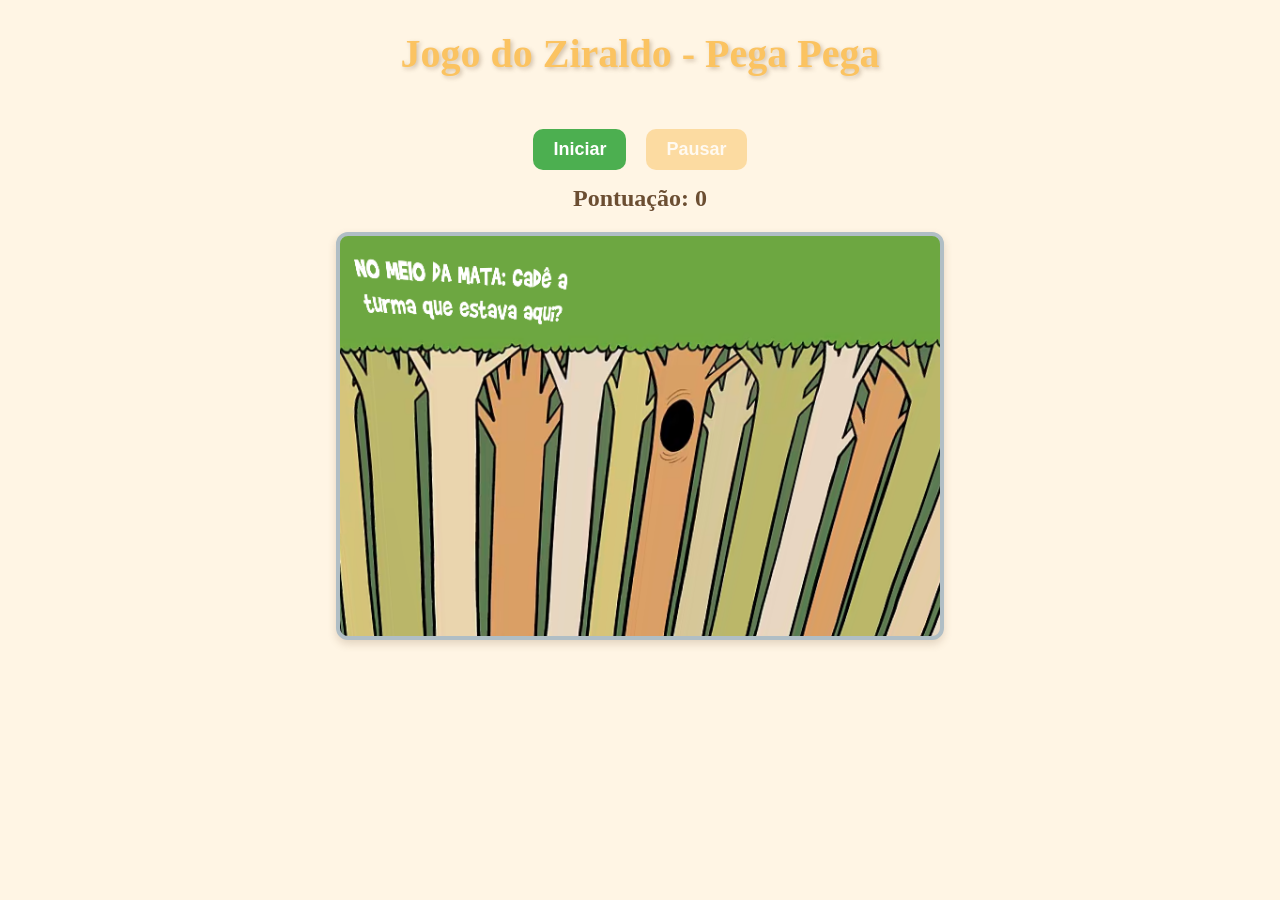
<file: index.html>
<!DOCTYPE html>
<html lang="pt-BR">
<head>
    <meta charset="UTF-8">
    <meta name="viewport" content="width=device-width, initial-scale=1.0">
    <title>Jogo do Ziraldo - Pega Pega</title>
    <link rel="stylesheet" href="css/style.css">
</head>
<body>
    <h1> Jogo do Ziraldo - Pega Pega </h1>

    <div id="controls">
        <button id="startBtn">Iniciar</button>
        <button id="pauseBtn" disabled>Pausar</button>
    </div>

    <div id="score">Pontuação: 0</div>
    <div id="gameArea"></div>

    <script src="js/script.js"></script>
</body>
</html>
</file>
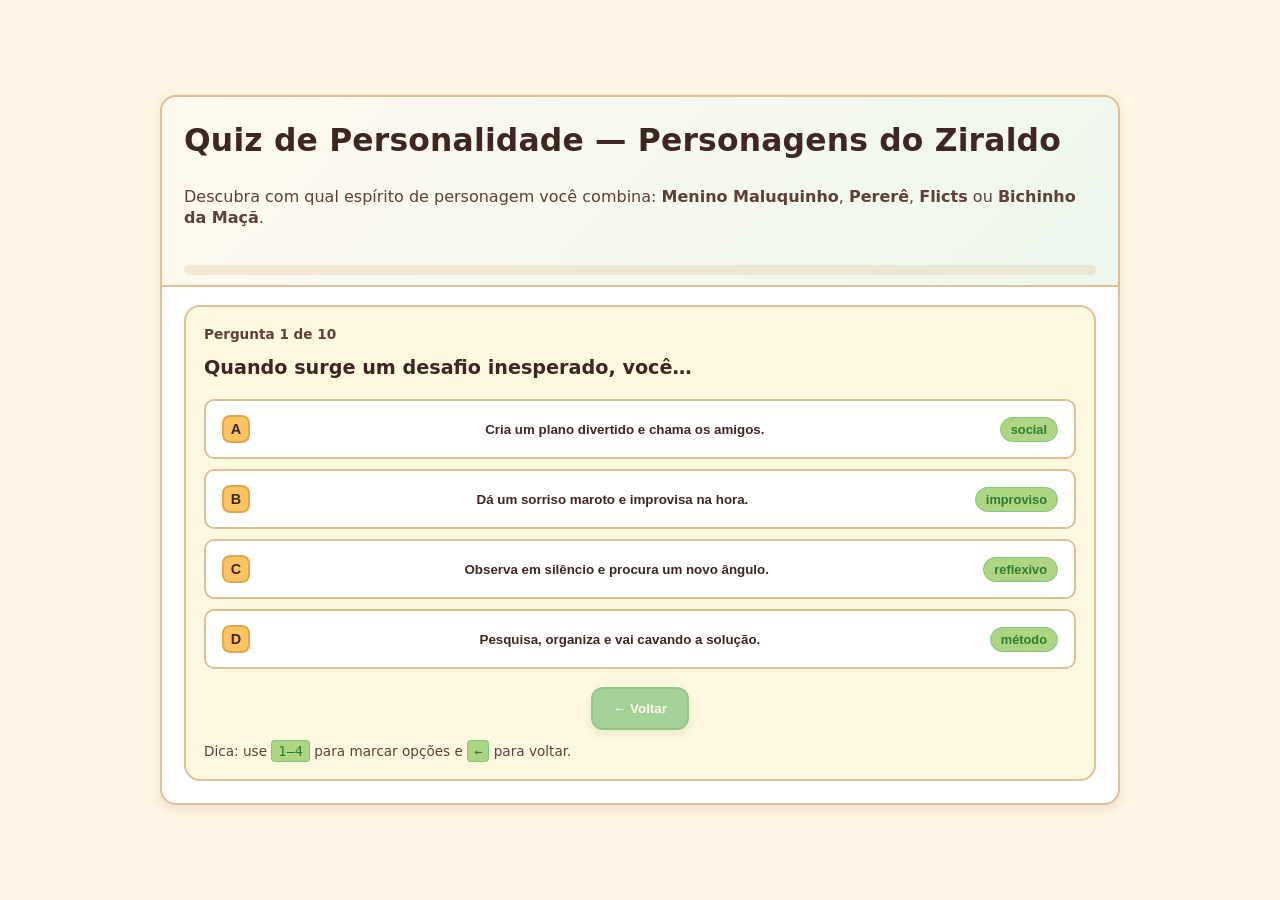
<file: quiz.html>
<!DOCTYPE html>
<html lang="pt-BR">
<head>
  <meta charset="utf-8" />
  <meta name="viewport" content="width=device-width, initial-scale=1" />
  <title>Quiz de Personalidade — Personagens do Ziraldo</title>
  <meta name="description" content="Jogo de quiz de personalidade inspirado nos personagens do Ziraldo." />
  <link rel="stylesheet" href="css/quiz.css" />
</head>
<body>
  <div class="wrap">
    <main class="card" role="main" aria-labelledby="quiz-title">
      <header class="header">
        <div class="title" id="quiz-title">Quiz de Personalidade — Personagens do Ziraldo</div>
        <p class="subtitle">
          Descubra com qual espírito de personagem você combina:
          <strong>Menino Maluquinho</strong>, <strong>Pererê</strong>,
          <strong>Flicts</strong> ou <strong>Bichinho da Maçã</strong>.
        </p>
        <div class="progress" aria-label="Progresso">
          <div id="progress-bar"></div>
        </div>
      </header>

      <section class="content">
        <div class="question-box" id="question-box" aria-live="polite">
          <div class="question-index" id="q-index">Pergunta 1 de 10</div>
          <div class="question-text" id="q-text">Carregando…</div>
          <div class="options" id="options">
          </div>

          <div class="nav">
            <button class="btn secondary" id="prev" aria-label="Voltar (tecla ←)">← Voltar</button>
          </div>
          <small class="hint">
            Dica: use <kbd>1–4</kbd> para marcar opções e <kbd>←</kbd> para voltar.
          </small>
        </div>

        <div class="result" id="result">
          <div class="result-card">
            <div class="result-head">
              <div class="badge" id="res-badge">★</div>
              <div class="result-title" id="res-title">Seu resultado</div>
            </div>
            <div class="result-grid">
              <div class="col">
                <p id="res-desc">Descrição do personagem…</p>
                <div class="traits" id="res-traits">
                </div>
              </div>
              <div class="col">
                <div class="share">
                  <button class="btn" id="restart">Jogar de novo</button>
                  <button class="btn secondary" id="copy">Copiar resultado</button>
                </div>
                <small class="muted">
                  Este quiz é uma brincadeira inspirada em temas e personagens do Ziraldo.
                </small>
              </div>
            </div>
          </div>
        </div>
      </section>
    </main>
  </div>

  <script src="js/quiz.js" defer></script>
</body>
</html>
</file>
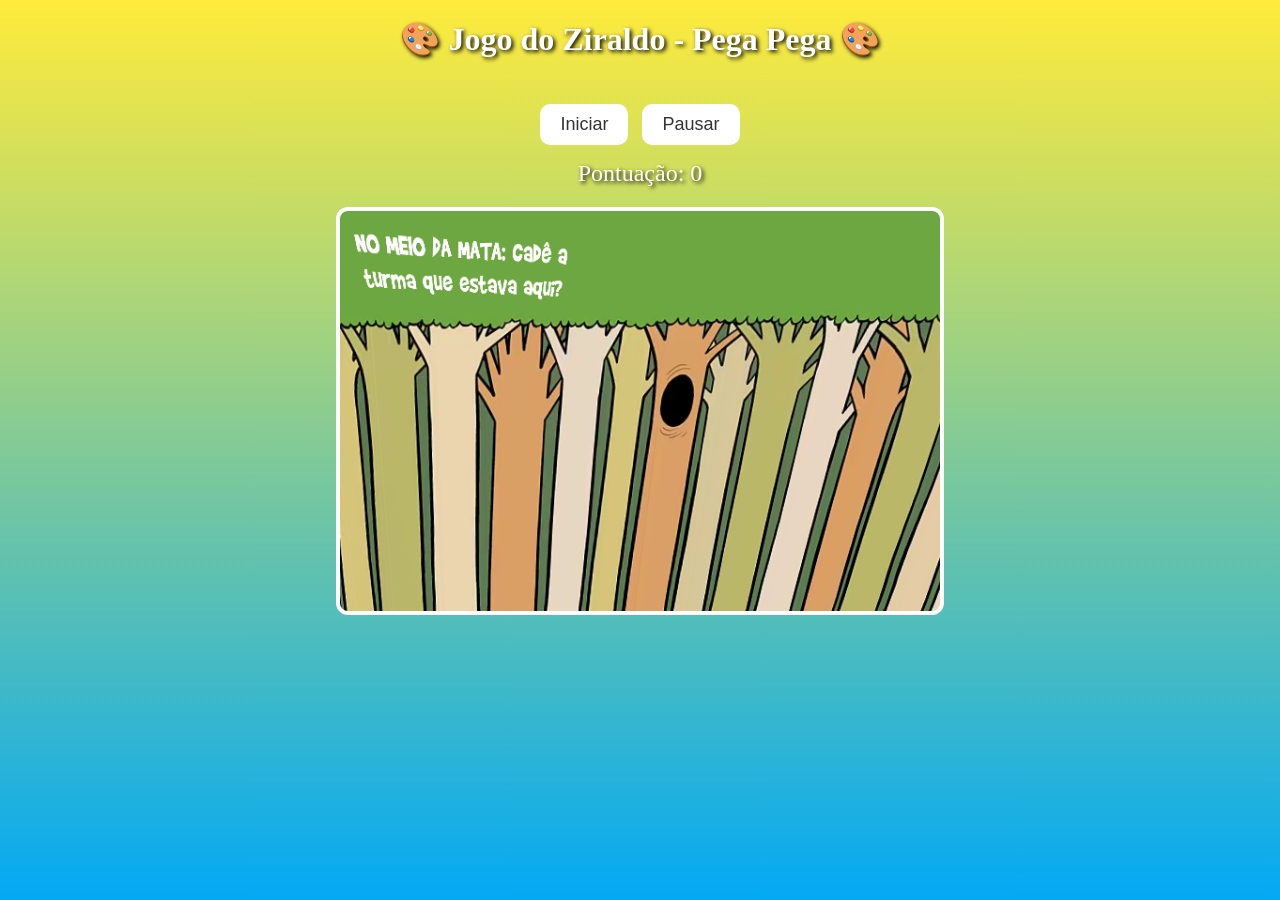
<file: Untitled-1.html>
<!DOCTYPE html>
<html lang="pt-BR">
<head>
    <meta charset="UTF-8">
    <meta name="viewport" content="width=device-width, initial-scale=1.0">
    <title>Jogo do Ziraldo - Pega Pega</title>
    <link rel="stylesheet" href="style.css">
</head>
<body>
    <h1>🎨 Jogo do Ziraldo - Pega Pega 🎨</h1>

    <div id="controls">
        <button id="startBtn">Iniciar</button>
        <button id="pauseBtn" disabled>Pausar</button>
    </div>

    <div id="score">Pontuação: 0</div>
    <div id="gameArea"></div>

    <script src="script.js"></script>
</body>
</html>
</file>
<file: css/style.css>
body {
    font-family: 'Comic Sans MS', cursive;
    background: #FFF5E4; /* bege suave */
    display: flex;
    flex-direction: column;
    align-items: center;
    min-height: 100vh;
    margin: 0;
    padding: 10px;
    box-sizing: border-box;
}

h1 {
    color: #FBC361; /* amarelo alaranjado */
    text-shadow: 2px 2px 4px rgba(108, 78, 49, 0.3);
    margin-top: 20px;
    font-size: clamp(1.5rem, 5vw, 2.5rem);
    text-align: center;
}

#gameArea {
    position: relative;
    width: 100%;
    max-width: 600px;
    height: 400px;
    border: 4px solid #B0BEC5; /* cinza azulado */
    border-radius: 12px;
    background-color: #DFF8E1; /* verde menta */
    background-image: url("../img/fundo.png");
    background-size: cover;
    background-position: center;
    overflow: hidden;
    margin-top: 20px;
    box-shadow: 0 4px 8px rgba(108, 78, 49, 0.2);
}

.character {
    position: absolute;
    cursor: pointer;
    width: 80px;
    height: 80px;
    user-select: none;
    transition: transform 0.1s ease;
}

.character:active {
    transform: scale(0.9);
}

#controls {
    margin-top: 20px;
    display: flex;
    gap: 10px;
    flex-wrap: wrap;
    justify-content: center;
}

button {
    font-size: 18px;
    margin: 5px;
    padding: 10px 20px;
    border: none;
    border-radius: 10px;
    cursor: pointer;
    color: #fff;
    transition: all 0.3s;
    font-weight: bold;
}

#startBtn {
    background-color: #4CAF50; /* verde */
}

#startBtn:hover:not(:disabled) {
    background-color: #45a049;
    transform: translateY(-2px);
    box-shadow: 0 4px 8px rgba(76, 175, 80, 0.3);
}

#pauseBtn {
    background-color: #FBC361; /* amarelo alaranjado */
}

#pauseBtn:hover:not(:disabled) {
    background-color: #f9b948;
    transform: translateY(-2px);
    box-shadow: 0 4px 8px rgba(251, 195, 97, 0.3);
}

button:disabled {
    opacity: 0.5;
    cursor: not-allowed;
}

#score {
    font-size: clamp(1.2rem, 4vw, 1.5rem);
    color: #6C4E31; /* marrom claro */
    text-shadow: 1px 1px 2px rgba(255, 255, 255, 0.5);
    margin-top: 10px;
    text-align: center;
    font-weight: bold;
}

/* Media Queries para telas menores */
@media (max-width: 768px) {
    #gameArea {
        height: 300px;
        border-width: 3px;
    }
    
    .character {
        width: 60px;
        height: 60px;
    }
    
    button {
        font-size: 16px;
        padding: 8px 16px;
    }
}

@media (max-width: 480px) {
    body {
        padding: 5px;
    }
    
    h1 {
        margin-top: 10px;
    }
    
    #gameArea {
        height: 250px;
        border-width: 2px;
        margin-top: 10px;
    }
    
    .character {
        width: 50px;
        height: 50px;
    }
    
    button {
        font-size: 14px;
        padding: 6px 12px;
        margin: 3px;
    }
    
    #score {
        margin-top: 5px;
    }
}
</file>
<file: css/quiz.css>
/* ===== Variáveis e reset leve ===== */
:root{
  --bg: #FFF5E4;           
  --panel: #FFFFFF;       
  --ink: #3E2723;         
  --muted: #5D4037;       
  --brand: #FBC361;       
  --brand-2: #4CAF50;     
  --accent: #81C784;       
  --ok: #AED581;        
  --warn: #FBC361;
  --err: #E57373;
  --border: #E0C097;       
  --radius: 16px;
  --radius-sm: 10px;
  --shadow: 0 4px 12px rgba(108, 78, 49, 0.15);
  --focus: 0 0 0 3px rgba(251, 195, 97, 0.3);
  --speed: .28s;
}
*{ box-sizing: border-box; }
html, body{ height: 100%; }
body{
  margin: 0;
  font-family: 'Comic Sans MS', system-ui, -apple-system, Segoe UI, Roboto, Ubuntu, Cantarell, sans-serif;
  color: var(--ink);
  background: var(--bg);
  line-height: 1.35;
}
a{ color: var(--brand-2); text-decoration: none; }
a:hover{ text-decoration: underline; }

.wrap{
  min-height: 100dvh;
  display: grid;
  place-items: center;
  padding: 24px;
}
.card{
  width: min(960px, 100%);
  background: var(--panel);
  border: 2px solid var(--border);
  border-radius: var(--radius);
  box-shadow: var(--shadow);
  overflow: clip;
}
.header{
  display: grid;
  gap: 8px;
  padding: 22px 22px 10px;
  background: linear-gradient(135deg, rgba(251, 195, 97, 0.1), rgba(76, 175, 80, 0.1));
  border-bottom: 2px solid var(--border);
}
.title{
  font-size: clamp(1.2rem, 1rem + 1.2vw, 2rem);
  font-weight: 800;
  letter-spacing: 0.2px;
  color: var(--ink);
}
.subtitle{
  color: var(--muted);
  font-size: clamp(.9rem, .8rem + .4vw, 1rem);
}

.progress{
  height: 10px;
  background: rgba(224, 192, 151, 0.3);
  border-radius: 999px;
  overflow: hidden;
  margin: 12px 0 0;
}
.progress > div{
  height: 100%;
  width: 0%;
  background: linear-gradient(90deg, var(--brand), var(--brand-2));
  transition: width var(--speed) ease;
}

.content{
  padding: 18px 22px 22px;
  display: grid;
  gap: 16px;
}
.question-box{
  background: #FFF8E1;
  border: 2px solid var(--border);
  border-radius: var(--radius);
  padding: clamp(14px, 2vw, 18px);
  display: grid;
  gap: 12px;
  transition: transform var(--speed) ease, background var(--speed) ease, border-color var(--speed) ease;
}
.question-index{
  font-size: .85rem;
  color: var(--muted);
  font-weight: 600;
}
.question-text{
  font-size: clamp(1rem, .95rem + .4vw, 1.2rem);
  font-weight: 700;
  color: var(--ink);
}

/* ===== Opções ===== */
.options{
  display: grid;
  gap: 10px;
  margin-top: 6px;
}
.option{
  display: grid;
  grid-template-columns: auto 1fr auto;
  align-items: center;
  gap: 12px;
  padding: 14px 16px;
  border-radius: var(--radius-sm);
  background: #FFFFFF;
  border: 2px solid var(--border);
  cursor: pointer;
  user-select: none;
  transition: transform var(--speed) ease, background var(--speed) ease, border-color var(--speed) ease, box-shadow var(--speed) ease;
}
.option:hover{
  transform: translateY(-2px);
  background: #FFF8E1;
  border-color: var(--brand);
  box-shadow: 0 6px 16px rgba(251, 195, 97, 0.25);
}
.option:active{ transform: translateY(0); }
.opt-key{
  width: 28px; height: 28px;
  border-radius: 8px;
  display: grid; place-items: center;
  font-weight: 800;
  font-size: .9rem;
  background: var(--brand);
  border: 2px solid #E0A84F;
  color: #3E2723;
}
.opt-text{ color: var(--ink); font-weight: 600; }
.opt-tag{
  font-size: .8rem;
  padding: 4px 10px;
  border-radius: 999px;
  background: var(--ok);
  color: #2E7D32;
  border: 1px solid #81C784;
  font-weight: 600;
}

/* ===== Rodapé de navegação ===== */
.nav{
  display: flex;
  justify-content: center;
  align-items: center;
  margin-top: 6px;
}
.nav .spacer{ height: 1px; }
.nav-right{ display:flex; gap:10px; }

.btn{
  appearance: none;
  border: none;
  border-radius: 12px;
  padding: 12px 20px;
  font-weight: 700;
  font-family: 'Comic Sans MS', sans-serif;
  background: var(--brand);
  color: #3E2723;
  cursor: pointer;
  transition: all var(--speed) ease;
  box-shadow: 0 4px 10px rgba(251, 195, 97, 0.3);
  border: 2px solid #E0A84F;
}
.btn:hover{ 
  background: #E0A84F; 
  transform: translateY(-2px); 
  box-shadow: 0 6px 16px rgba(251, 195, 97, 0.4);
}
.btn:active{ transform: translateY(0); }
.btn.secondary{
  background: var(--brand-2);
  color: #FFFFFF;
  border: 2px solid #388E3C;
  box-shadow: 0 4px 10px rgba(76, 175, 80, 0.3);
}
.btn.secondary:hover{
  background: var(--accent);
  border-color: #66BB6A;
}
.btn[disabled]{ opacity: .5; cursor: not-allowed; }

/* ===== Resultados ===== */
.result{ display: none; padding: 8px 4px 4px; }
.result.show{ display: block; }
.result-card{
  display: grid;
  gap: 12px;
  padding: clamp(16px, 2.2vw, 22px);
  background: linear-gradient(135deg, rgba(174, 213, 129, 0.15), rgba(251, 195, 97, 0.15));
  border: 2px solid var(--border);
  border-radius: var(--radius);
  box-shadow: var(--shadow);
}
.result-head{ display:flex; align-items:center; gap:10px; }
.badge{
  display: inline-grid; 
  place-items: center;
  width: 80px; 
  height: 80px;
  border-radius: 12px;
  background: var(--brand);
  border: 3px solid #E0A84F;
  overflow: hidden;
  padding: 4px;
}
.badge img{
  width: 100%;
  height: 100%;
  object-fit: contain;
}
.result-title{
  font-size: clamp(1.1rem, 1rem + .8vw, 1.6rem);
  font-weight: 900;
  line-height: 1.15;
  color: var(--ink);
}
.result-grid{
  display: grid;
  gap: 10px;
  grid-template-columns: 1fr;
}
.result-grid .col{
  background: #FFFFFF;
  border: 2px solid var(--border);
  border-radius: var(--radius-sm);
  padding: 14px;
}
.traits{
  display: flex; flex-wrap: wrap; gap: 8px;
  margin-top: 8px;
}
.chip{
  padding: 6px 12px;
  font-size: .85rem;
  border-radius: 999px;
  border: 2px solid var(--ok);
  background: rgba(174, 213, 129, 0.2);
  color: #2E7D32;
  font-weight: 600;
}
.share{
  display: grid; gap: 10px;
  grid-template-columns: 1fr;
}

/* ===== Utilitários ===== */
.muted{ color: var(--muted); display:block; margin-top:6px; }
.hint{ color: var(--muted); font-size: .85rem; }
kbd{
  padding: 2px 6px;
  background: var(--ok);
  border-radius: 4px;
  font-family: monospace;
  font-size: .85rem;
  color: #2E7D32;
  border: 1px solid #81C784;
}

:focus-visible{ outline: none; box-shadow: var(--focus); }

/* ===== Responsividade ===== */
@media (min-width: 720px){
  .result-grid{ grid-template-columns: 1.2fr .8fr; }
  .nav{ grid-template-columns: 1fr auto auto; }
}

@media (max-width: 480px) {
  .card{ border-width: 1px; }
  .question-box{ border-width: 1px; }
  .option{ border-width: 1px; padding: 10px 12px; }
  .btn{ padding: 10px 16px; font-size: .9rem; }
}
</file>
<file: style.css>
body {
    font-family: 'Comic Sans MS', cursive;
    background: linear-gradient(180deg, #ffeb3b, #03a9f4);
    display: flex;
    flex-direction: column;
    align-items: center;
    height: 100vh;
    margin: 0;
}

h1 {
    color: #fff;
    text-shadow: 2px 2px 4px #000;
    margin-top: 20px;
}

#gameArea {
    position: relative;
    width: 600px;
    height: 400px;
    border: 4px solid #fff;
    border-radius: 12px;
    background-image: url("img/fundo.png"); /* imagem de fundo */
    background-size: cover;
    background-position: center;
    overflow: hidden;
    margin-top: 20px;
}

.character {
    position: absolute;
    cursor: pointer;
    width: 80px;
    height: 80px;
    user-select: none;
    transition: transform 0.1s ease;
}

.character:active {
    transform: scale(0.9);
}

#controls {
    margin-top: 20px;
}

button {
    font-size: 18px;
    margin: 5px;
    padding: 10px 20px;
    border: none;
    border-radius: 10px;
    cursor: pointer;
    background-color: #fff;
    color: #333;
    transition: background-color 0.3s;
}

button:hover {
    background-color: #fdd835;
}

#score {
    font-size: 24px;
    color: #fff;
    text-shadow: 2px 2px 4px #000;
    margin-top: 10px;
}
</file>
